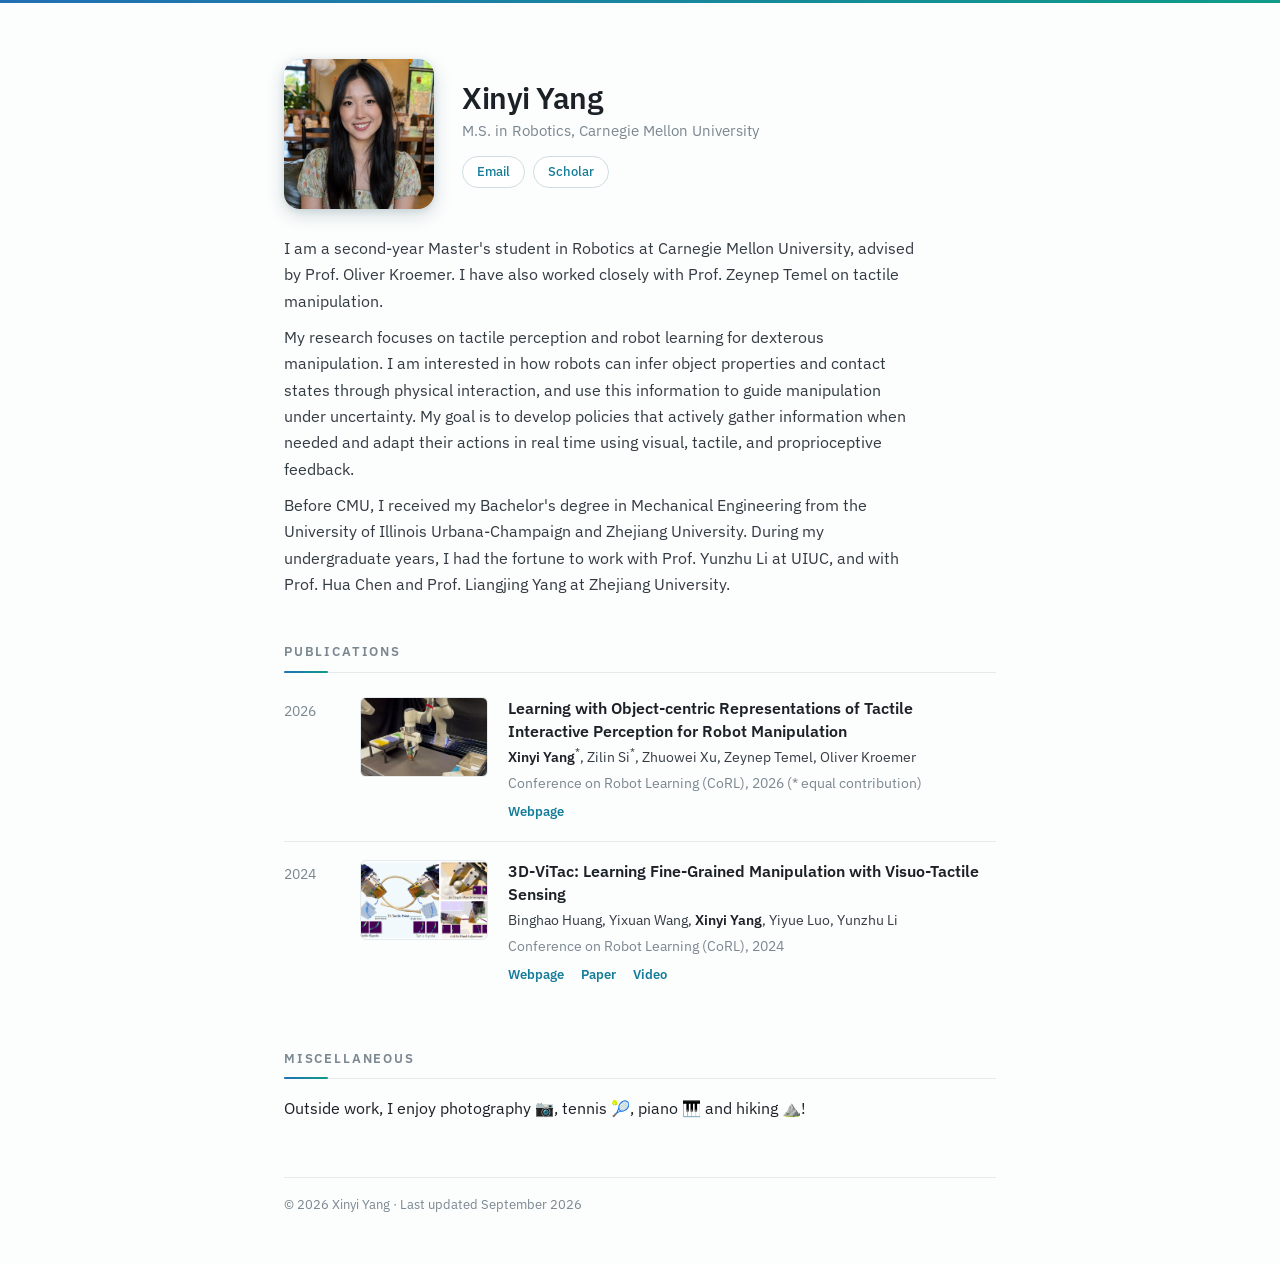
<file: index.html>
<!DOCTYPE html>
<html lang="en">
<head>
  <meta charset="utf-8">
  <meta name="viewport" content="width=device-width, initial-scale=1">
  <title>Xinyi Yang | Robotics, Carnegie Mellon University</title>
  <meta name="description" content="Xinyi Yang is a Master's student in Robotics at Carnegie Mellon University working on tactile sensing and robot manipulation, advised by Oliver Kroemer.">
  <link rel="canonical" href="https://xinyiyxyx.github.io/xinyi-yang/">
  <script type="application/ld+json">
  {
    "@context": "https://schema.org",
    "@type": "Person",
    "name": "Xinyi Yang",
    "url": "https://xinyiyxyx.github.io/xinyi-yang/",
    "affiliation": {
      "@type": "CollegeOrUniversity",
      "name": "Carnegie Mellon University"
    },
    "jobTitle": "M.S. Student in Robotics",
    "knowsAbout": ["tactile sensing", "robot manipulation", "robotics"],
    "sameAs": [
      "https://scholar.google.com/citations?user=RldEaLkAAAAJ",
      "https://github.com/Xinyiyxyx"
    ]
  }
  </script>
  <link rel="preconnect" href="https://fonts.googleapis.com">
  <link rel="preconnect" href="https://fonts.gstatic.com" crossorigin>
  <link rel="stylesheet" href="https://fonts.googleapis.com/css2?family=IBM+Plex+Sans:ital,wght@0,400;0,500;0,600;1,400&display=swap">
  <link rel="stylesheet" href="style.css">
</head>
<body>
<main class="page">


  <header class="masthead">
    <div class="avatar" role="img" aria-label="Portrait of Xinyi Yang"></div>
    <div class="masthead-text">
      <h1>Xinyi Yang</h1>
      <p class="affiliation">M.S. in Robotics, Carnegie Mellon University</p>

      <nav class="links" aria-label="Profile links">
        <a href="mailto:xinyiy4@andrew.cmu.edu">Email</a>
        <a href="https://scholar.google.com/citations?user=RldEaLkAAAAJ">Scholar</a>
      </nav>
    </div>
  </header>

  <p class="bio">
    I am a second-year Master's student in Robotics at Carnegie Mellon University,
    advised by Prof. Oliver Kroemer. I have also worked closely with
    Prof. Zeynep Temel on tactile manipulation.
  </p>
  <p class="bio">
My research focuses on tactile perception and robot learning for dexterous manipulation. 
I am interested in how robots can infer object properties and contact states through physical interaction, 
and use this information to guide manipulation under uncertainty. My goal is to develop policies that 
actively gather information when needed and adapt their actions in real time using 
visual, tactile, and proprioceptive feedback.
  </p>
  <p class="bio">
    Before CMU, I received my Bachelor's degree in Mechanical Engineering from the
    University of Illinois Urbana-Champaign and Zhejiang University. During my undergraduate years, I had
    the fortune to work with Prof. Yunzhu Li at UIUC, and with Prof. Hua Chen and
    Prof. Liangjing Yang at Zhejiang University.
  </p>

  <!-- ===================== Publications ===================== -->
  <section>
    <h2>Publications</h2>

    <article class="pub">
      <span class="year">2026</span>
      <div class="thumb" style="background-image: url('assets/pub-tactile.png');"></div>
      <div class="pub-info">
        <h3>Learning with Object-centric Representations of Tactile Interactive Perception for Robot Manipulation</h3>
        <p class="authors"><span class="me">Xinyi Yang</span><sup class="eq">*</sup>, Zilin Si<sup class="eq">*</sup>, Zhuowei Xu, Zeynep Temel, Oliver Kroemer</p>
        <p class="venue">Conference on Robot Learning (CoRL), 2026 <span class="eq-note">(* equal contribution)</span></p>
        <p class="pub-links">
          <a href="https://xinyiyxyx.github.io/tactile-object-centric/">Webpage</a>
        </p>
      </div>
    </article>

    <article class="pub">
      <span class="year">2024</span>
      <div class="thumb" style="background-image: url('assets/pub-3dvitac.png');"></div>
      <div class="pub-info">
        <h3>3D-ViTac: Learning Fine-Grained Manipulation with Visuo-Tactile Sensing</h3>
        <p class="authors">Binghao Huang, Yixuan Wang, <span class="me">Xinyi Yang</span>, Yiyue Luo, Yunzhu Li</p>
        <p class="venue">Conference on Robot Learning (CoRL), 2024</p>
        <p class="pub-links">
          <a href="https://binghao-huang.github.io/3D-ViTac/">Webpage</a>
          <a href="https://arxiv.org/pdf/2410.24091">Paper</a>
          <a href="https://www.youtube.com/watch?v=ZN3mHMNZC7Q">Video</a>
        </p>
      </div>
    </article>
  </section>

  <!-- ===================== Misc ===================== -->
  <section>
    <h2>Miscellaneous</h2>
    <p>
      Outside work, I enjoy photography 📷, tennis 🎾, piano 🎹 and hiking ⛰️!
    </p>
  </section>

  <footer>
    <p>© 2026 Xinyi Yang · Last updated September 2026</p>
  </footer>

</main>
<script data-goatcounter="https://xinyi-yang.goatcounter.com/count" async src="//gc.zgo.at/count.js"></script>
</body>
</html>
</file>
<file: style.css>
/* ============================================================
   Cool Structured · single-column academic homepage
   Type: IBM Plex Sans only, hierarchy via weight
   Accent: blue → teal gradient (--grad) on a near-white cool ground
   All color tokens live in :root; edit there to retheme
   ============================================================ */

:root {
  --paper:     #fcfdfd;   /* page background (near white, slightly cool) */
  --ink:       #1b2126;   /* primary text */
  --ink-soft:  #333b42;   /* secondary text */
  --faded:     #7b8790;   /* muted text: affiliation, dates, years */
  --hairline:  #e5eaec;   /* divider lines */
  --blue:      #2270b4;   /* gradient start */
  --teal:      #0f9c88;   /* gradient end */
  --link:      #157d99;   /* body links (between blue and teal) */
  --grad:      linear-gradient(120deg, var(--blue), var(--teal));
  --pill-bg:   #ffffff;   /* pill button fill */
  --pill-line: #cfdde2;   /* pill button border */
  --thumb-solid: #e3ecee; /* thumbnail placeholder */
}

@media (prefers-color-scheme: dark) {
  :root {
    --paper:     #15191c;
    --ink:       #e4e8ea;
    --ink-soft:  #c3cbd1;
    --faded:     #8494a0;
    --hairline:  #2b3339;
    --blue:      #5b9fd8;
    --teal:      #3cbfab;
    --link:      #4cabbe;
    --pill-bg:   #1c2226;
    --pill-line: #37444c;
    --thumb-solid: #242c31;
  }
}

* { box-sizing: border-box; }

body {
  margin: 0;
  background: var(--paper);
  color: var(--ink);
  font: 15.5px/1.7 "IBM Plex Sans", "Helvetica Neue", Helvetica, Arial, sans-serif;
  -webkit-font-smoothing: antialiased;
  /* 3px blue-teal gradient line across the top; the only large use of color */
  border-top: 3px solid transparent;
  border-image: linear-gradient(90deg, #2270b4, #0f9c88) 1;
}

.page {
  max-width: 760px;
  margin: 0 auto;
  padding: 56px 24px 48px;
}

a {
  color: var(--link);
  text-decoration: none;
}
a:hover, a:focus-visible { text-decoration: underline; text-underline-offset: 3px; }
a:focus-visible { outline: 2px solid var(--teal); outline-offset: 2px; border-radius: 2px; }

em { font-style: italic; }

/* ---------- Header: portrait on the left, beside the name ---------- */

.masthead {
  display: flex;
  gap: 28px;
  align-items: center;
  margin-bottom: 26px;
}

.avatar {
  width: 150px;
  height: 150px;
  flex: none;
  border-radius: 16px;
  background: url("assets/photo.jpg") center/cover no-repeat var(--thumb-solid);
  box-shadow: 0 6px 18px rgba(24, 68, 82, 0.18), 0 2px 6px rgba(24, 68, 82, 0.1);
}

h1 {
  font-size: 30px;
  font-weight: 600;
  letter-spacing: -0.015em;
  line-height: 1.2;
  margin: 0 0 2px;
}

.affiliation {
  color: var(--faded);
  font-size: 15px;
  margin: 0 0 12px;
}

/* Outlined pill buttons */
.links { display: flex; flex-wrap: wrap; gap: 8px; }
.links a {
  font-size: 13px;
  font-weight: 500;
  color: var(--link);
  background: var(--pill-bg);
  border: 1px solid var(--pill-line);
  border-radius: 999px;
  padding: 4px 14px;
  transition: border-color 0.15s, color 0.15s;
}
.links a:hover, .links a:focus-visible {
  text-decoration: none;
  border-color: var(--teal);
  color: var(--teal);
}

.bio { margin: 0; color: var(--ink-soft); max-width: 640px; }
.bio + .bio { margin-top: 10px; }

/* ---------- Sections ---------- */

section { margin-top: 44px; }

h2 {
  font-size: 13px;
  font-weight: 600;
  letter-spacing: 0.14em;
  text-transform: uppercase;
  color: var(--faded);
  margin: 0 0 6px;
  padding-bottom: 8px;
  border-bottom: 1px solid var(--hairline);
  position: relative;
}
/* Short gradient tick under each section heading */
h2::after {
  content: "";
  position: absolute;
  left: 0;
  bottom: -1px;
  width: 44px;
  height: 2px;
  background: var(--grad);
  border-radius: 1px;
}

/* ---------- Publications: year column + thumbnail + info ---------- */

.pub {
  display: grid;
  grid-template-columns: 56px 128px 1fr;
  gap: 20px;
  padding: 18px 0;
  align-items: start;
}
.pub + .pub { border-top: 1px solid var(--hairline); }

.year {
  color: var(--faded);
  font-size: 13.5px;
  font-variant-numeric: tabular-nums;
  padding-top: 3px;
}

.thumb {
  width: 128px;
  height: 80px;
  border-radius: 6px;
  border: 1px solid var(--hairline);
  /* Image comes from an inline style in the HTML; this fill shows if missing */
  background-color: var(--thumb-solid);
  background-size: cover;
  background-position: center;
  background-repeat: no-repeat;
}

.pub-info { min-width: 0; }

.pub h3 {
  font-size: 16px;
  font-weight: 600;
  line-height: 1.45;
  margin: 0 0 3px;
}

.authors {
  font-size: 14px;
  color: var(--ink-soft);
  margin: 0 0 2px;
}
.authors .me {
  font-weight: 600;
  color: var(--ink);
}
.authors .eq {
  font-size: 0.75em;
  line-height: 0;
  color: var(--ink-soft);
}
.eq-note {
  color: var(--faded);
}

.venue {
  font-size: 13.5px;
  color: var(--faded);
  margin: 0 0 6px;
}

.pub-links { margin: 0; font-size: 13px; }
.pub-links a {
  font-weight: 600;
  margin-right: 14px;
}

/* ---------- Footer ---------- */

footer {
  margin-top: 56px;
  border-top: 1px solid var(--hairline);
  padding-top: 16px;
  font-size: 13px;
  color: var(--faded);
}
footer p { margin: 0; }

/* ---------- Placeholder marker; remove the spans once content is filled in ---------- */
.todo { color: #c05a3e; font-size: 13px; }

/* ---------- Mobile ---------- */

@media (max-width: 620px) {
  .page { padding-top: 36px; }
  .masthead { gap: 18px; }
  .avatar { width: 104px; height: 104px; }
  h1 { font-size: 25px; }
  .pub {
    grid-template-columns: 1fr;
    gap: 8px;
  }
  .year { padding-top: 0; }
  .thumb { width: 160px; height: 100px; }
}
</file>
